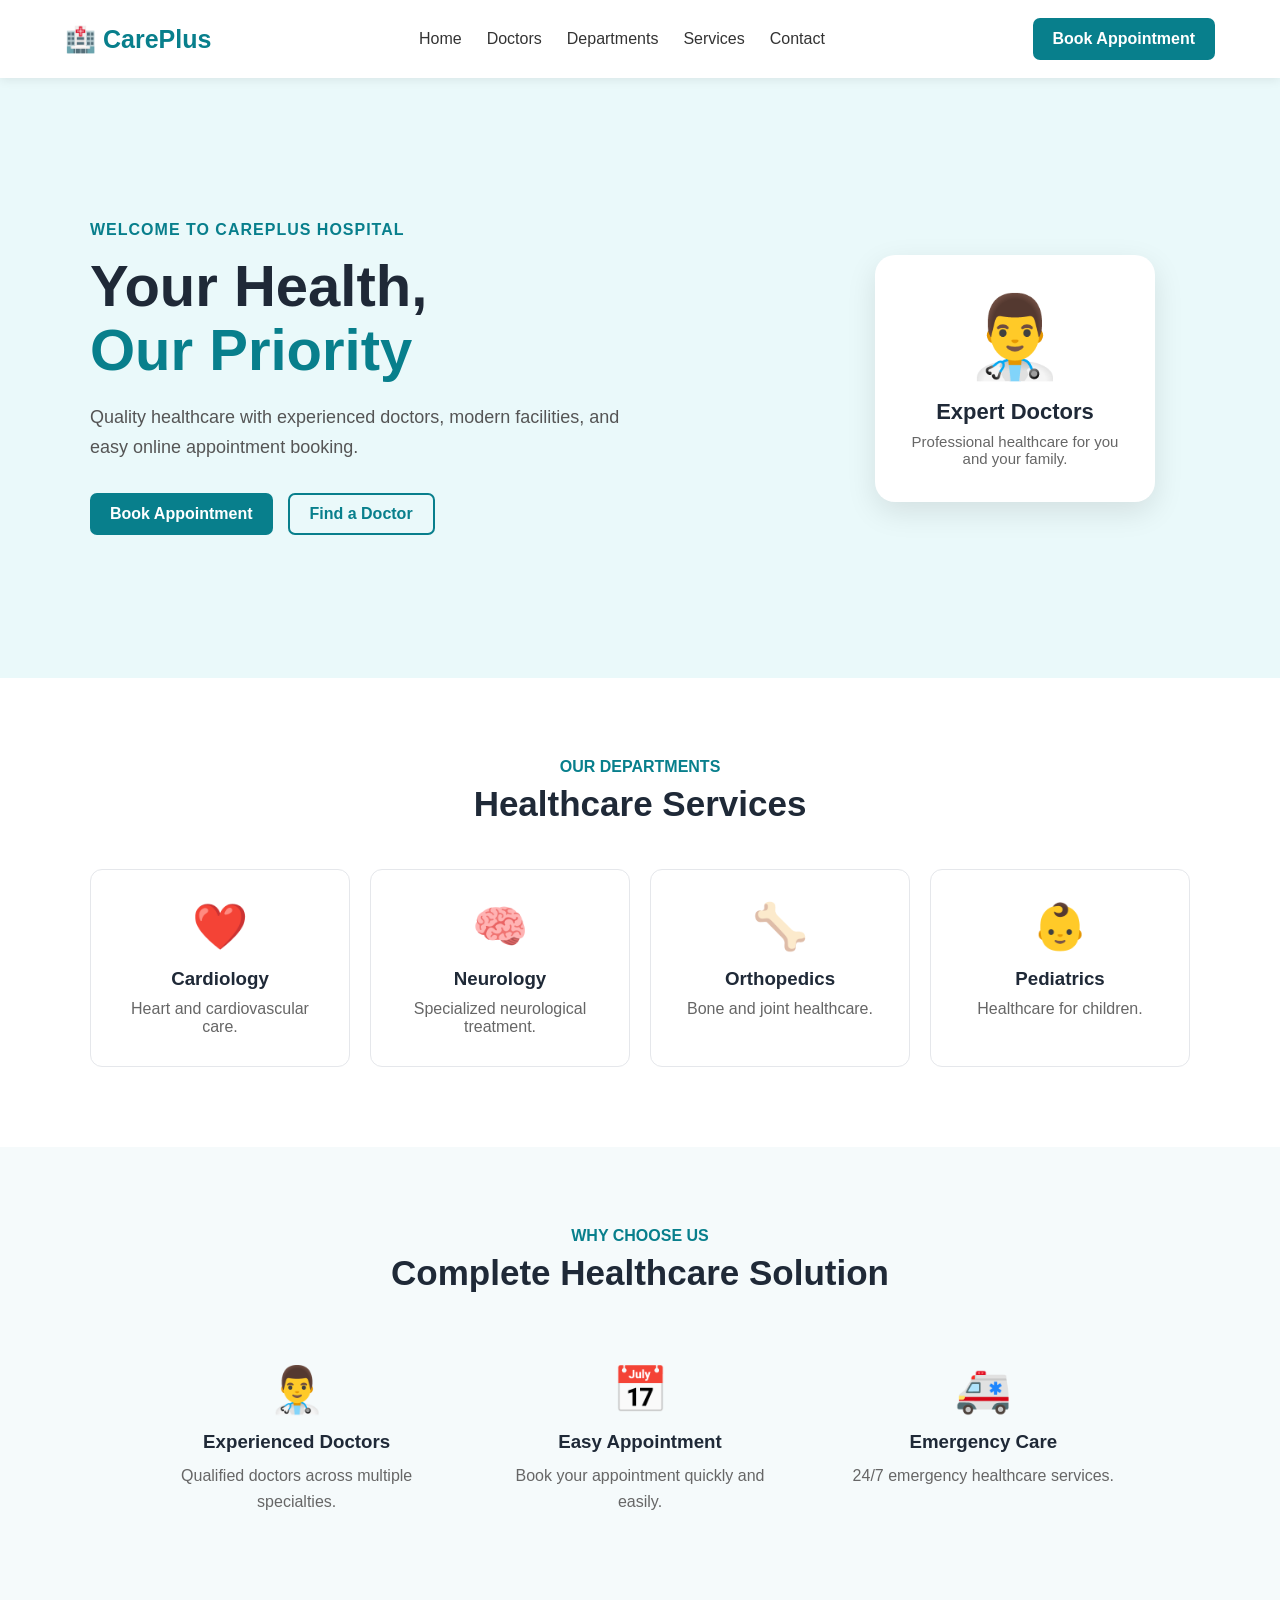
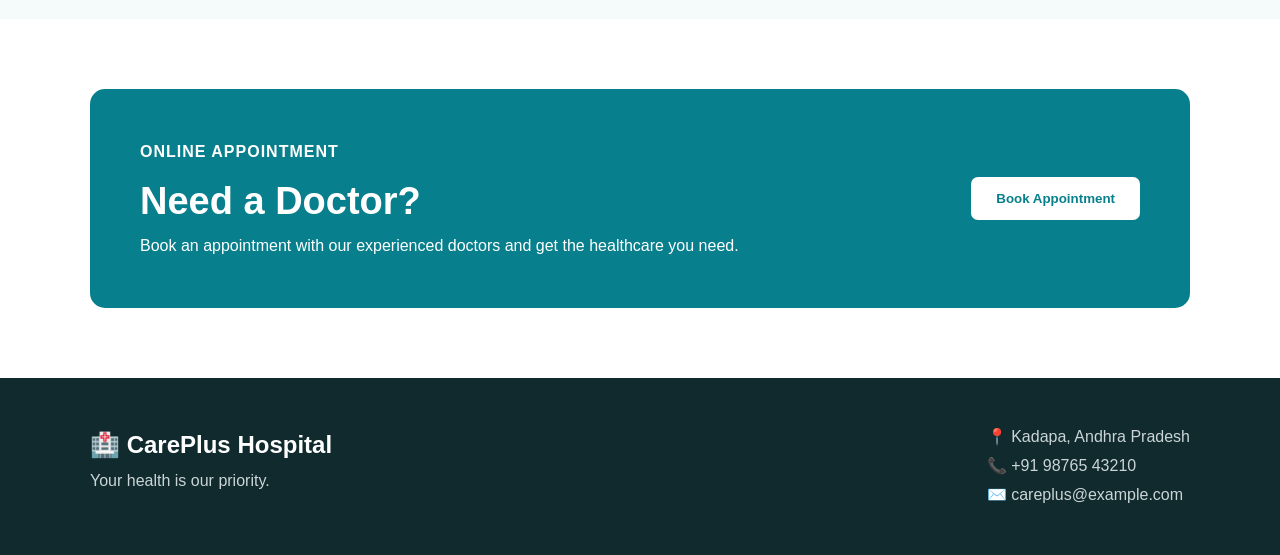
<file: index.html>
<!DOCTYPE html>
<html lang="en">
<head>
    <meta charset="UTF-8">
    <meta name="viewport" content="width=device-width, initial-scale=1.0">

    <title>CarePlus Hospital</title>

    <link rel="stylesheet" href="style.css">
</head>

<body>

    <!-- Navigation Bar -->
    <header>
        <nav class="navbar">

            <div class="logo">
                🏥 CarePlus
            </div>

            <ul class="nav-links">
                <li><a href="#home">Home</a></li>
                <li><a href="#doctors">Doctors</a></li>
                <li><a href="#departments">Departments</a></li>
                <li><a href="#services">Services</a></li>
                <li><a href="#contact">Contact</a></li>
            </ul>

            <a href="#appointment" class="appointment-btn">
                Book Appointment
            </a>

        </nav>
    </header>


    <!-- Hero Section -->
    <section class="hero" id="home">

        <div class="hero-content">

            <p class="welcome">WELCOME TO CAREPLUS HOSPITAL</p>

            <h1>
                Your Health,<br>
                <span>Our Priority</span>
            </h1>

            <p class="hero-text">
                Quality healthcare with experienced doctors,
                modern facilities, and easy online appointment booking.
            </p>

            <div class="hero-buttons">
                <a href="#appointment" class="primary-btn">
                    Book Appointment
                </a>

                <a href="#doctors" class="secondary-btn">
                    Find a Doctor
                </a>
            </div>

        </div>

        <div class="hero-image">
            <div class="doctor-card">
                👨‍⚕️
                <h3>Expert Doctors</h3>
                <p>Professional healthcare for you and your family.</p>
            </div>
        </div>

    </section>


    <!-- Departments -->
    <section class="section" id="departments">

        <div class="section-title">
            <p>OUR DEPARTMENTS</p>
            <h2>Healthcare Services</h2>
        </div>

        <div class="department-container">

            <div class="department-card">
                <div class="icon">❤️</div>
                <h3>Cardiology</h3>
                <p>Heart and cardiovascular care.</p>
            </div>

            <div class="department-card">
                <div class="icon">🧠</div>
                <h3>Neurology</h3>
                <p>Specialized neurological treatment.</p>
            </div>

            <div class="department-card">
                <div class="icon">🦴</div>
                <h3>Orthopedics</h3>
                <p>Bone and joint healthcare.</p>
            </div>

            <div class="department-card">
                <div class="icon">👶</div>
                <h3>Pediatrics</h3>
                <p>Healthcare for children.</p>
            </div>

        </div>

    </section>


    <!-- Why Choose Us -->
    <section class="why-us" id="services">

        <div class="section-title">
            <p>WHY CHOOSE US</p>
            <h2>Complete Healthcare Solution</h2>
        </div>

        <div class="features">

            <div class="feature">
                <span>👨‍⚕️</span>
                <h3>Experienced Doctors</h3>
                <p>Qualified doctors across multiple specialties.</p>
            </div>

            <div class="feature">
                <span>📅</span>
                <h3>Easy Appointment</h3>
                <p>Book your appointment quickly and easily.</p>
            </div>

            <div class="feature">
                <span>🚑</span>
                <h3>Emergency Care</h3>
                <p>24/7 emergency healthcare services.</p>
            </div>

        </div>

    </section>


    <!-- Appointment Section -->
    <section class="appointment-section" id="appointment">

        <div>
            <p class="welcome">ONLINE APPOINTMENT</p>

            <h2>
                Need a Doctor?
            </h2>

            <p>
                Book an appointment with our experienced doctors
                and get the healthcare you need.
            </p>
        </div>

        <button onclick="bookAppointment()">
            Book Appointment
        </button>

    </section>


    <!-- Contact -->
    <footer id="contact">

        <div>
            <h2>🏥 CarePlus Hospital</h2>
            <p>Your health is our priority.</p>
        </div>

        <div>
            <p>📍 Kadapa, Andhra Pradesh</p>
            <p>📞 +91 98765 43210</p>
            <p>✉️ careplus@example.com</p>
        </div>

    </footer>


    <script src="script.js"></script>

</body>
</html>
</file>
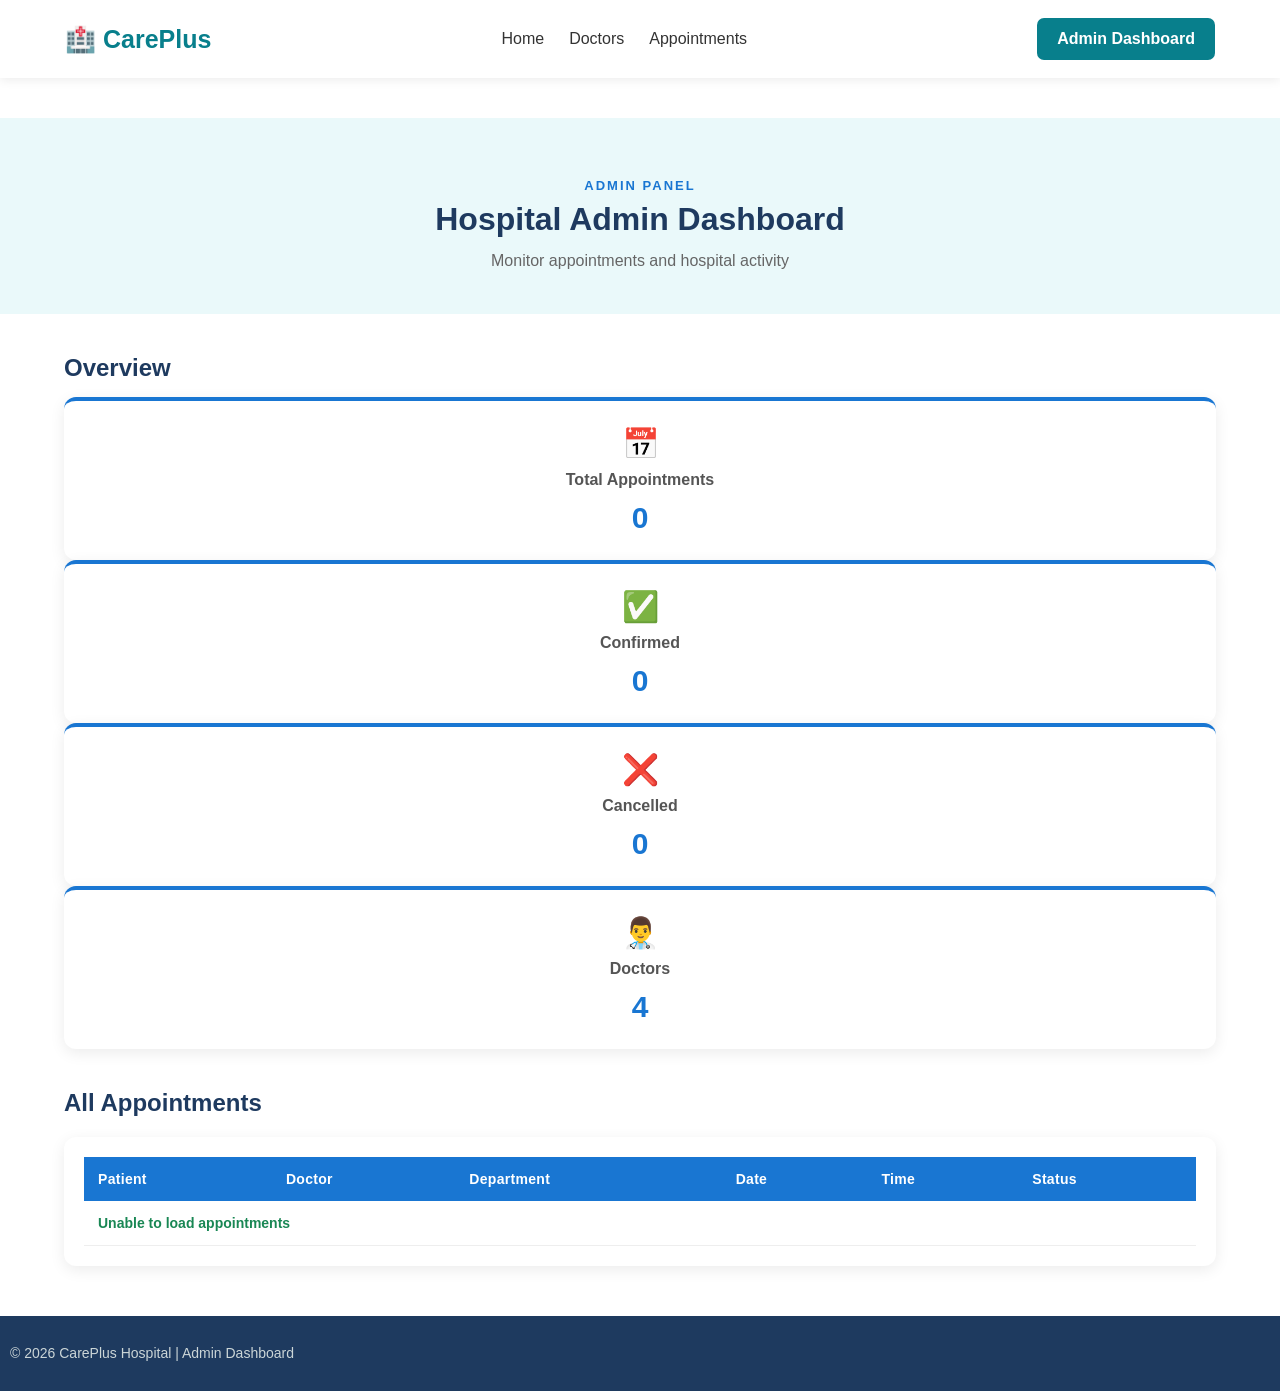
<file: admin.html>
<!DOCTYPE html>
<html lang="en">

<head>
    <meta charset="UTF-8">
    <meta name="viewport" content="width=device-width, initial-scale=1.0">

    <title>Admin Dashboard - CarePlus Hospital</title>

    <link rel="stylesheet" href="style.css">
</head>

<body>

    <!-- Navigation -->
    <header>
        <nav class="navbar">

            <div class="logo">
                🏥 CarePlus
            </div>

            <ul class="nav-links">
                <li><a href="index.html">Home</a></li>
                <li><a href="doctors.html">Doctors</a></li>
                <li><a href="appointments.html">Appointments</a></li>
            </ul>

            <a href="admin.html" class="appointment-btn">
                Admin Dashboard
            </a>

        </nav>
    </header>


    <!-- Dashboard Header -->
    <section class="appointment-header">

        <p>ADMIN PANEL</p>

        <h1>Hospital Admin Dashboard</h1>

        <p>
            Monitor appointments and hospital activity
        </p>

    </section>


    <!-- Dashboard Content -->
    <section class="admin-container">

        <h2>Overview</h2>

        <div class="dashboard-cards">

            <div class="dashboard-card">
                <div class="admin-card">
    <div class="card-icon">📅</div>
    <h3>Total Appointments</h3>
    <p id="totalAppointments">0</p>
</div>

<div class="admin-card">
    <div class="card-icon">✅</div>
    <h3>Confirmed</h3>
    <p id="confirmedAppointments">0</p>
</div>

<div class="admin-card">
    <div class="card-icon">❌</div>
    <h3>Cancelled</h3>
    <p id="cancelledAppointments">0</p>
</div>

<div class="admin-card">
    <div class="card-icon">👨‍⚕️</div>
    <h3>Doctors</h3>
    <p>4</p>
</div>
        </div>

    </section>
    <!-- Appointment Table -->
<section class="admin-container">

    <h2>All Appointments</h2>

    <div class="appointment-table-container">

        <table class="appointment-table">

            <thead>
                <tr>
                    <th>Patient</th>
                    <th>Doctor</th>
                    <th>Department</th>
                    <th>Date</th>
                    <th>Time</th>
                    <th>Status</th>
                </tr>
            </thead>

            <tbody id="adminAppointments">

                <tr>
                    <td colspan="6">
                        Loading appointments...
                    </td>
                </tr>

            </tbody>

        </table>

    </div>

</section>
<footer class="admin-footer">
    <p>© 2026 CarePlus Hospital | Admin Dashboard</p>
</footer>


    <script src="script.js"></script>

</body>

</html>
</file>
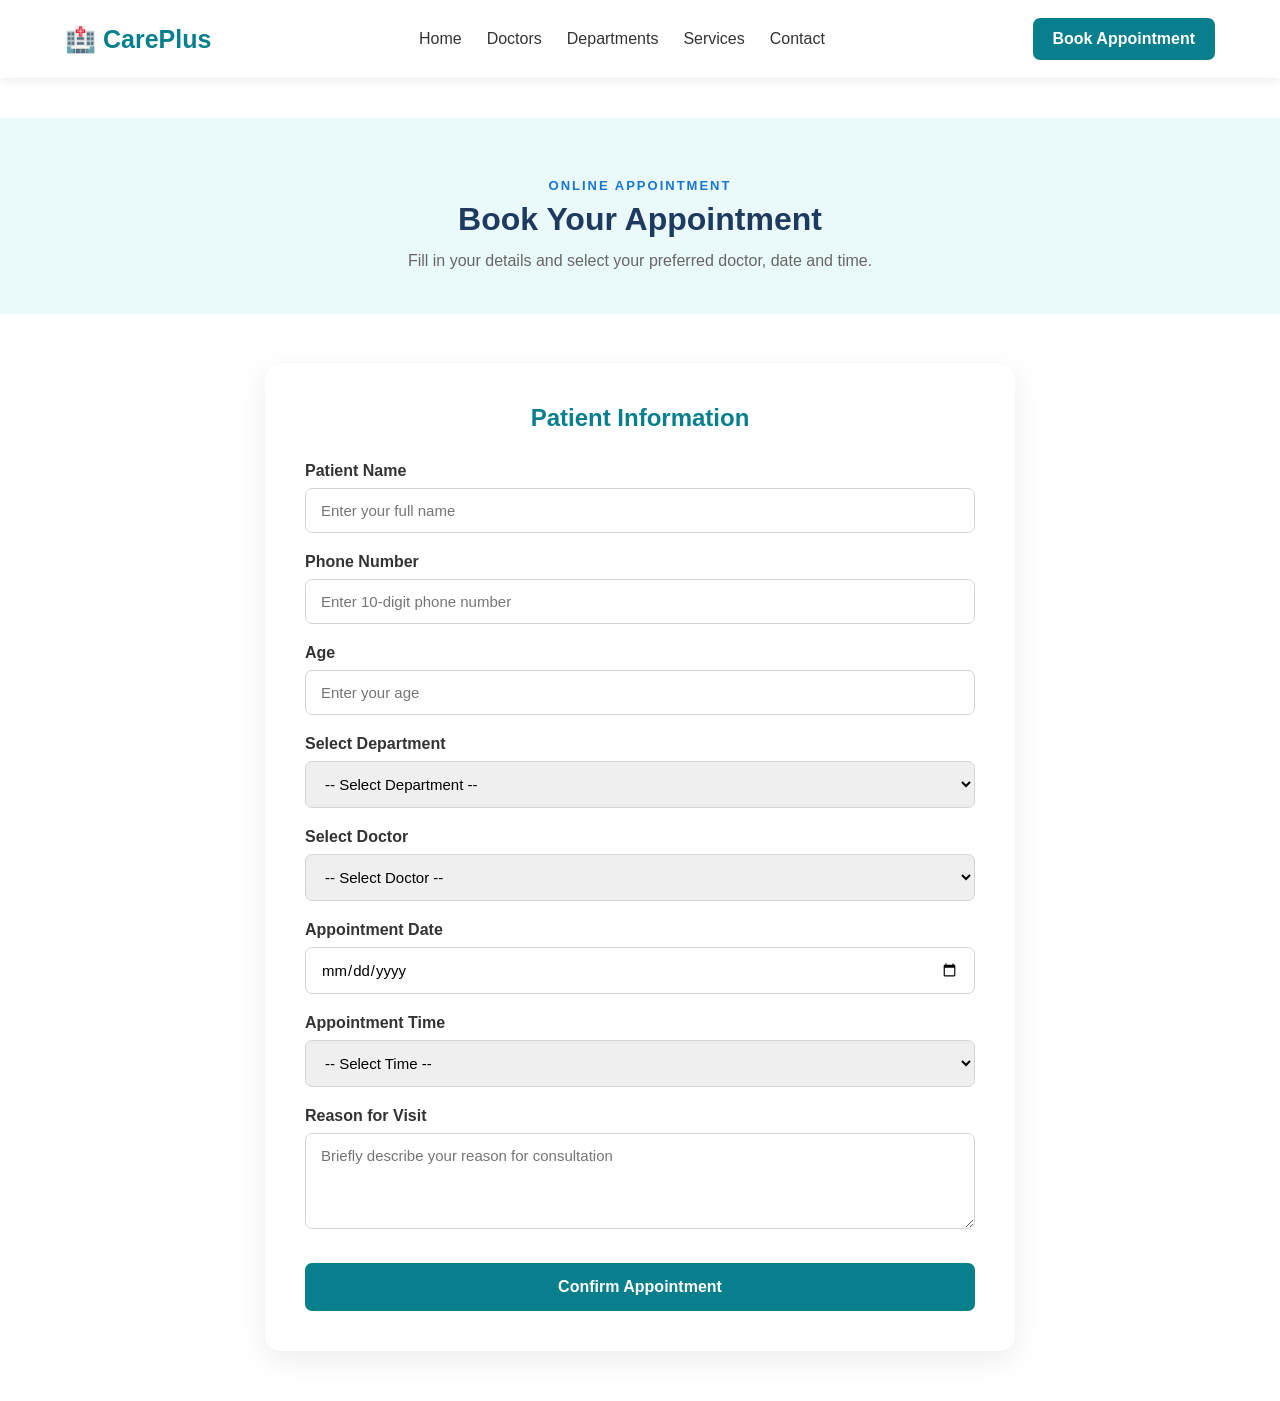
<file: appointment.html>
<!DOCTYPE html>
<html lang="en">

<head>
    <meta charset="UTF-8">
    <meta name="viewport" content="width=device-width, initial-scale=1.0">

    <title>Book Appointment - CarePlus Hospital</title>

    <link rel="stylesheet" href="style.css">
</head>

<body>

    <!-- Navigation -->
    <header>
        <nav class="navbar">

            <div class="logo">
                🏥 CarePlus
            </div>

            <ul class="nav-links">
                <li><a href="index.html">Home</a></li>
                <li><a href="doctors.html">Doctors</a></li>
                <li><a href="index.html#departments">Departments</a></li>
                <li><a href="index.html#services">Services</a></li>
                <li><a href="index.html#contact">Contact</a></li>
            </ul>

            <a href="appointment.html" class="appointment-btn">
                Book Appointment
            </a>

        </nav>
    </header>


    <!-- Appointment Header -->
    <section class="appointment-header">

        <p>ONLINE APPOINTMENT</p>

        <h1>Book Your Appointment</h1>

        <p>
            Fill in your details and select your preferred doctor,
            date and time.
        </p>

    </section>


    <!-- Appointment Form -->
    <section class="appointment-container">

        <form id="appointmentForm">

            <h2>Patient Information</h2>

            <!-- Patient Name -->
            <div class="form-group">

                <label for="patientName">
                    Patient Name
                </label>

                <input
                    type="text"
                    id="patientName"
                    placeholder="Enter your full name"
                    required
                >

            </div>


            <!-- Phone -->
            <div class="form-group">

                <label for="phone">
                    Phone Number
                </label>

                <input
                    type="tel"
                    id="phone"
                    placeholder="Enter 10-digit phone number"
                    maxlength="10"
                    required
                >

            </div>


            <!-- Age -->
            <div class="form-group">

                <label for="age">
                    Age
                </label>

                <input
                    type="number"
                    id="age"
                    placeholder="Enter your age"
                    min="1"
                    max="120"
                    required
                >

            </div>


            <!-- Department -->
            <div class="form-group">

                <label for="department">
                    Select Department
                </label>

                <select id="department" required>

                    <option value="">
                        -- Select Department --
                    </option>

                    <option value="Cardiology">
                        Cardiology
                    </option>

                    <option value="Neurology">
                        Neurology
                    </option>

                    <option value="Orthopedics">
                        Orthopedics
                    </option>

                    <option value="Pediatrics">
                        Pediatrics
                    </option>

                </select>

            </div>


            <!-- Doctor -->
            <div class="form-group">

                <label for="doctor">
                    Select Doctor
                </label>

                <select id="doctor" required>

                    <option value="">
                        -- Select Doctor --
                    </option>

                    <option value="Dr. Rajesh Kumar">
                        Dr. Rajesh Kumar - Cardiologist
                    </option>

                    <option value="Dr. Priya Sharma">
                        Dr. Priya Sharma - Neurologist
                    </option>

                    <option value="Dr. Arjun Reddy">
                        Dr. Arjun Reddy - Orthopedic Doctor
                    </option>

                    <option value="Dr. Sneha Reddy">
                        Dr. Sneha Reddy - Pediatrician
                    </option>

                </select>

            </div>


            <!-- Date -->
            <div class="form-group">

                <label for="appointmentDate">
                    Appointment Date
                </label>

                <input
                    type="date"
                    id="appointmentDate"
                    required
                >

            </div>


            <!-- Time -->
            <div class="form-group">

                <label for="appointmentTime">
                    Appointment Time
                </label>

                <select id="appointmentTime" required>

                    <option value="">
                        -- Select Time --
                    </option>

                    <option value="10:00 AM">
                        10:00 AM
                    </option>

                    <option value="11:00 AM">
                        11:00 AM
                    </option>

                    <option value="12:00 PM">
                        12:00 PM
                    </option>

                    <option value="2:00 PM">
                        2:00 PM
                    </option>

                    <option value="3:00 PM">
                        3:00 PM
                    </option>

                    <option value="4:00 PM">
                        4:00 PM
                    </option>

                </select>

            </div>


            <!-- Reason -->
            <div class="form-group">

                <label for="reason">
                    Reason for Visit
                </label>

                <textarea
                    id="reason"
                    rows="4"
                    placeholder="Briefly describe your reason for consultation"
                ></textarea>

            </div>


            <!-- Submit -->
            <button
                type="submit"
                class="confirm-button"
            >
                Confirm Appointment
            </button>

        </form>

    </section>


    <!-- Confirmation Popup -->
    <div
        id="confirmation"
        class="confirmation-box"
        style="display: none;"
    >

        <div class="confirmation-content">

            <div class="success-icon">
                ✓
            </div>

            <h2>
                Appointment Confirmed!
            </h2>

            <p id="confirmationMessage"></p>

            <div class="confirmation-buttons">

                <button onclick="viewAppointments()">
                    View My Appointments
                </button>

                <button
                    onclick="closeConfirmation()"
                    class="close-button"
                >
                    Book Another
                </button>

            </div>

        </div>

    </div>


    <!-- JavaScript -->
    <script src="script.js"></script>

</body>

</html>
</file>
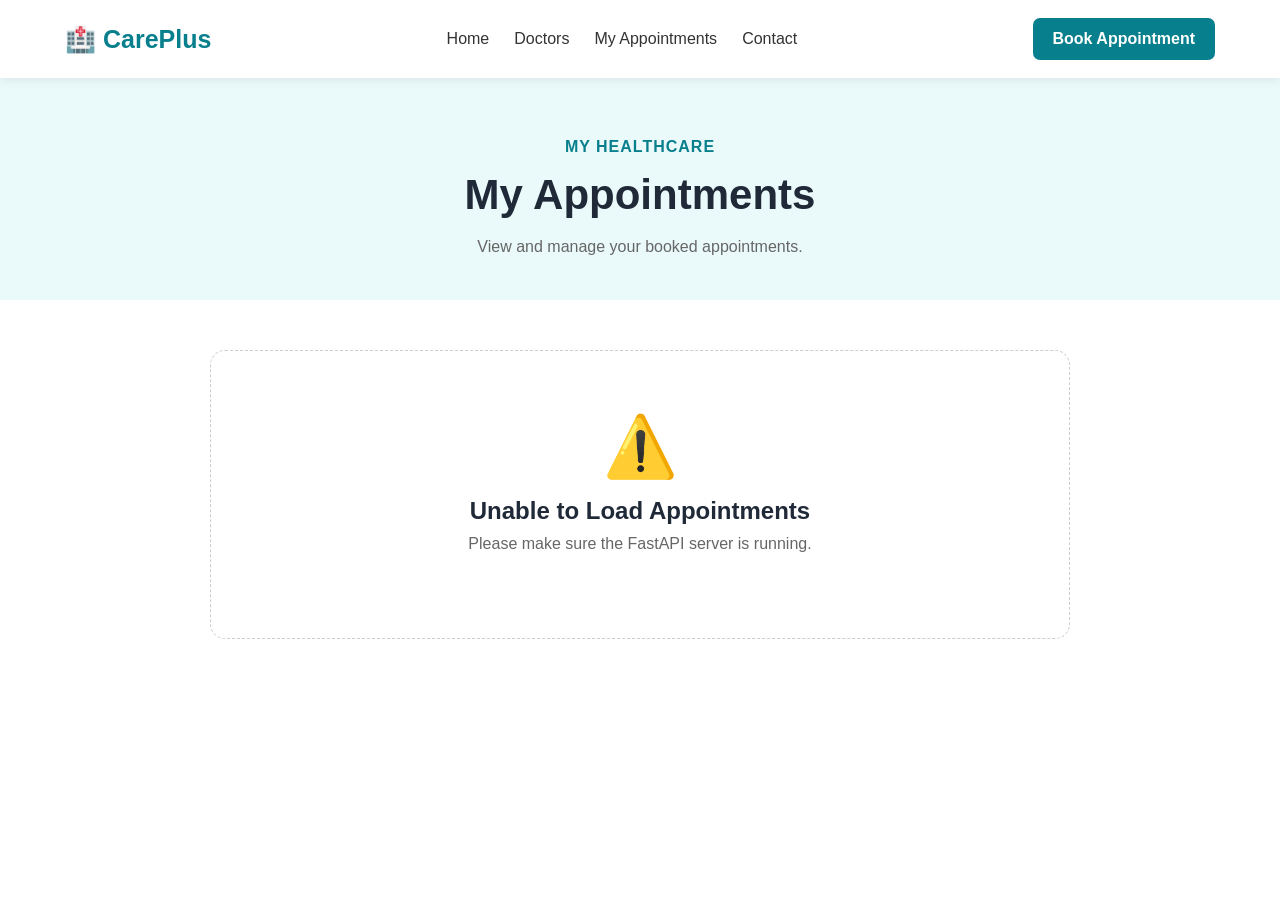
<file: appointments.html>
<!DOCTYPE html>
<html lang="en">

<head>
    <meta charset="UTF-8">
    <meta name="viewport" content="width=device-width, initial-scale=1.0">

    <title>My Appointments - CarePlus Hospital</title>

    <link rel="stylesheet" href="style.css">
</head>

<body>

    <!-- Navigation -->
    <header>
        <nav class="navbar">

            <div class="logo">
                🏥 CarePlus
            </div>

            <ul class="nav-links">
                <li>
                    <a href="index.html">Home</a>
                </li>

                <li>
                    <a href="doctors.html">Doctors</a>
                </li>

                <li>
                    <a href="appointments.html">My Appointments</a>
                </li>

                <li>
                    <a href="index.html#contact">Contact</a>
                </li>
            </ul>

            <a href="appointment.html" class="appointment-btn">
                Book Appointment
            </a>

        </nav>
    </header>


    <!-- Page Header -->
    <section class="appointments-header">

        <p>MY HEALTHCARE</p>

        <h1>My Appointments</h1>

        <p>
            View and manage your booked appointments.
        </p>

    </section>


    <!-- Appointments -->
    <section class="my-appointments">

        <div id="appointmentsList">

            <!-- Appointments will be loaded here by JavaScript -->

        </div>

    </section>


    <!-- JavaScript -->
    <script src="script.js"></script>

</body>

</html>
</file>
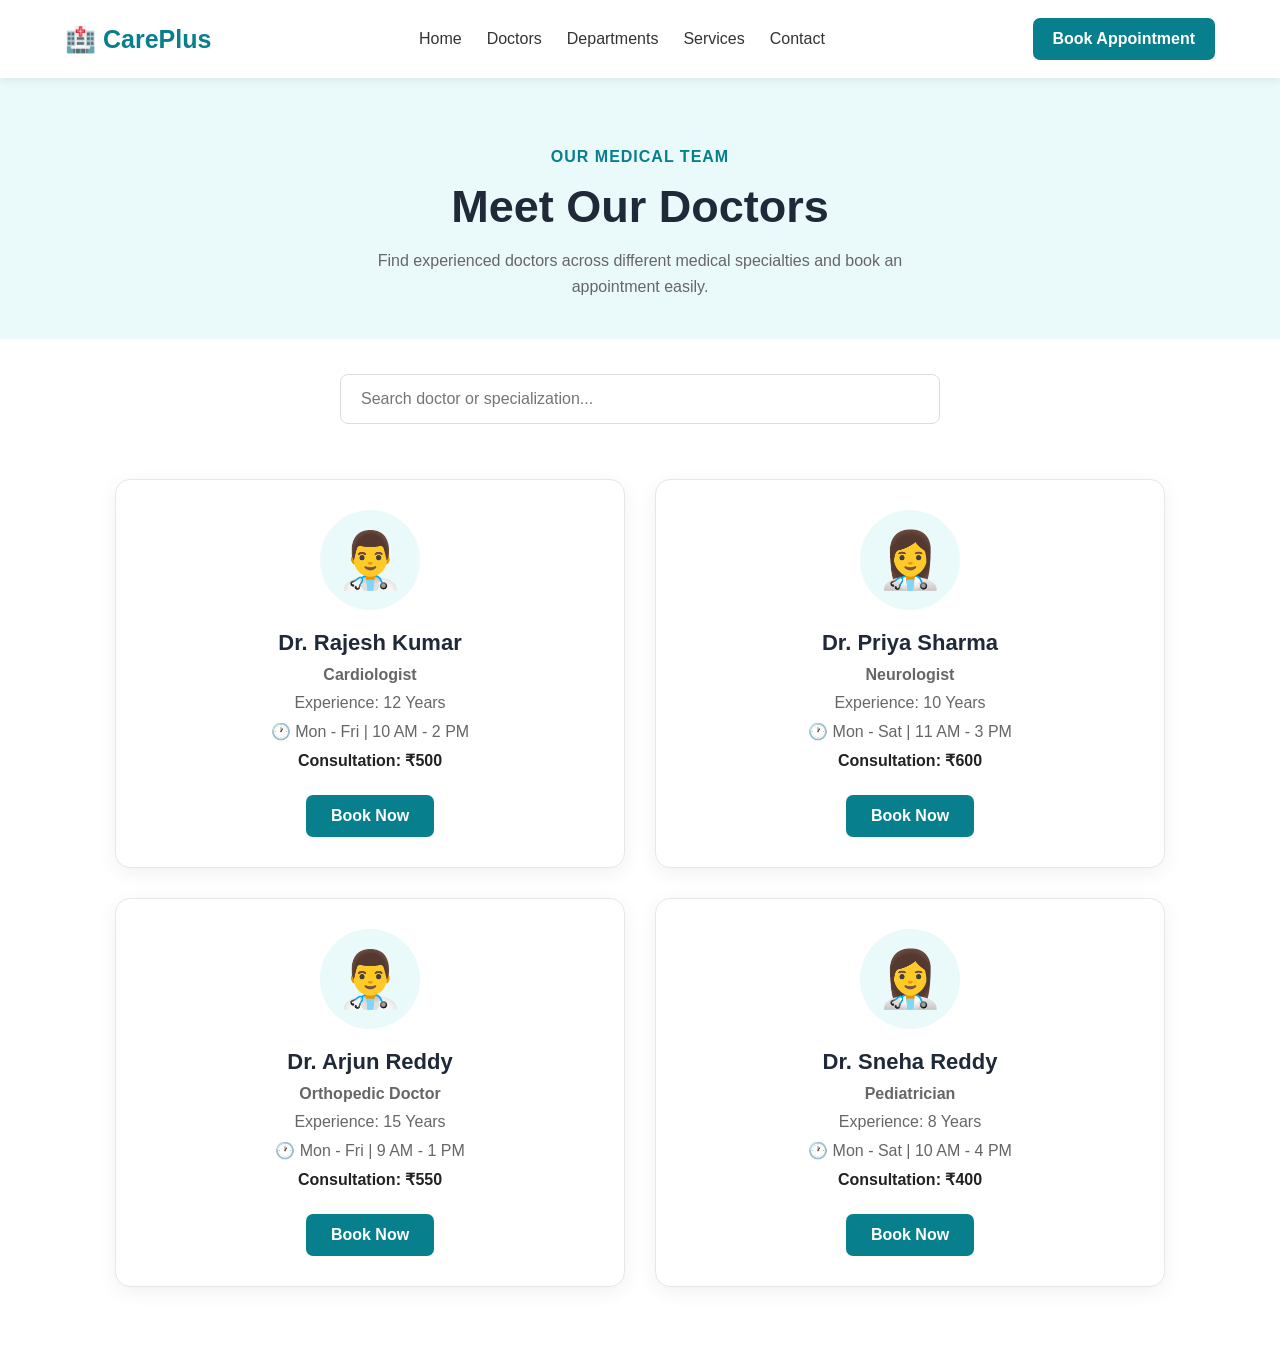
<file: doctors.html>
<!DOCTYPE html>
<html lang="en">

<head>
    <meta charset="UTF-8">
    <meta name="viewport" content="width=device-width, initial-scale=1.0">

    <title>Our Doctors - CarePlus Hospital</title>

    <link rel="stylesheet" href="style.css">
</head>

<body>

    <!-- Navigation -->
    <header>
        <nav class="navbar">

            <div class="logo">
                🏥 CarePlus
            </div>

            <ul class="nav-links">
                <li><a href="index.html">Home</a></li>
                <li><a href="doctors.html">Doctors</a></li>
                <li><a href="index.html#departments">Departments</a></li>
                <li><a href="index.html#services">Services</a></li>
                <li><a href="index.html#contact">Contact</a></li>
            </ul>

            <a href="appointment.html" class="appointment-btn">
                Book Appointment
            </a>

        </nav>
    </header>


    <!-- Doctors Header -->
    <section class="doctors-header">

        <p>OUR MEDICAL TEAM</p>

        <h1>Meet Our Doctors</h1>

        <p class="header-description">
            Find experienced doctors across different medical specialties
            and book an appointment easily.
        </p>

    </section>


    <!-- Search -->
    <section class="doctor-search">

        <input
            type="text"
            id="doctorSearch"
            placeholder="Search doctor or specialization..."
            onkeyup="searchDoctors()"
        >

    </section>


    <!-- Doctors -->
    <section class="doctors-container" id="doctorsList">

        <!-- Doctor 1 -->
        <div class="doctor-profile">

            <div class="doctor-avatar">
                👨‍⚕️
            </div>

            <h2>Dr. Rajesh Kumar</h2>

            <p class="specialization">
                Cardiologist
            </p>

            <p>
                Experience: 12 Years
            </p>

            <p>
                🕐 Mon - Fri | 10 AM - 2 PM
            </p>

            <p class="fee">
                Consultation: ₹500
            </p>

            <a href="appointment.html" class="doctor-button">
                Book Now
            </a>

        </div>


        <!-- Doctor 2 -->
        <div class="doctor-profile">

            <div class="doctor-avatar">
                👩‍⚕️
            </div>

            <h2>Dr. Priya Sharma</h2>

            <p class="specialization">
                Neurologist
            </p>

            <p>
                Experience: 10 Years
            </p>

            <p>
                🕐 Mon - Sat | 11 AM - 3 PM
            </p>

            <p class="fee">
                Consultation: ₹600
            </p>

            <a href="appointment.html" class="doctor-button">
                Book Now
            </a>

        </div>


        <!-- Doctor 3 -->
        <div class="doctor-profile">

            <div class="doctor-avatar">
                👨‍⚕️
            </div>

            <h2>Dr. Arjun Reddy</h2>

            <p class="specialization">
                Orthopedic Doctor
            </p>

            <p>
                Experience: 15 Years
            </p>

            <p>
                🕐 Mon - Fri | 9 AM - 1 PM
            </p>

            <p class="fee">
                Consultation: ₹550
            </p>

            <a href="appointment.html" class="doctor-button">
                Book Now
            </a>

        </div>


        <!-- Doctor 4 -->
        <div class="doctor-profile">

            <div class="doctor-avatar">
                👩‍⚕️
            </div>

            <h2>Dr. Sneha Reddy</h2>

            <p class="specialization">
                Pediatrician
            </p>

            <p>
                Experience: 8 Years
            </p>

            <p>
                🕐 Mon - Sat | 10 AM - 4 PM
            </p>

            <p class="fee">
                Consultation: ₹400
            </p>

            <a href="appointment.html" class="doctor-button">
                Book Now
            </a>

        </div>

    </section>


    <script src="script.js"></script>

</body>
</html>
</file>
<file: style.css>
* {
    margin: 0;
    padding: 0;
    box-sizing: border-box;
}

html {
    scroll-behavior: smooth;
}

body {
    font-family: Arial, sans-serif;
    color: #1f2937;
    background: #ffffff;
}


/* Navigation */

header {
    background: white;
    box-shadow: 0 2px 10px rgba(0,0,0,0.08);
    position: sticky;
    top: 0;
    z-index: 1000;
}

.navbar {
    max-width: 1200px;
    margin: auto;
    padding: 18px 25px;

    display: flex;
    align-items: center;
    justify-content: space-between;
}

.logo {
    font-size: 25px;
    font-weight: bold;
    color: #087f8c;
}

.nav-links {
    display: flex;
    list-style: none;
    gap: 25px;
}

.nav-links a {
    text-decoration: none;
    color: #333;
    font-weight: 500;
}

.nav-links a:hover {
    color: #087f8c;
}

.appointment-btn,
.primary-btn {
    background: #087f8c;
    color: white;
    padding: 12px 20px;
    border-radius: 7px;
    text-decoration: none;
    font-weight: bold;
}

.appointment-btn:hover,
.primary-btn:hover {
    background: #05636d;
}


/* Hero */

.hero {
    min-height: 600px;
    background: #eaf9fa;

    display: flex;
    align-items: center;
    justify-content: space-between;

    padding: 70px max(25px, calc((100% - 1100px) / 2));
}

.hero-content {
    max-width: 560px;
}

.welcome {
    color: #087f8c;
    font-weight: bold;
    letter-spacing: 1px;
    margin-bottom: 15px;
}

.hero h1 {
    font-size: 58px;
    line-height: 1.1;
    margin-bottom: 20px;
}

.hero h1 span {
    color: #087f8c;
}

.hero-text {
    font-size: 18px;
    line-height: 1.7;
    color: #555;
    margin-bottom: 30px;
}

.hero-buttons {
    display: flex;
    gap: 15px;
}

.secondary-btn {
    border: 2px solid #087f8c;
    color: #087f8c;
    padding: 10px 20px;
    border-radius: 7px;
    text-decoration: none;
    font-weight: bold;
}

.secondary-btn:hover {
    background: #087f8c;
    color: white;
}


/* Doctor Card */

.hero-image {
    width: 350px;
    height: 350px;

    display: flex;
    align-items: center;
    justify-content: center;
}

.doctor-card {
    background: white;
    width: 280px;
    padding: 35px;
    text-align: center;

    border-radius: 20px;

    box-shadow: 0 10px 30px rgba(0,0,0,0.1);

    font-size: 80px;
}

.doctor-card h3 {
    font-size: 22px;
    margin: 15px 0 8px;
}

.doctor-card p {
    font-size: 15px;
    color: #666;
}


/* Sections */

.section {
    padding: 80px 25px;
}

.section-title {
    text-align: center;
    margin-bottom: 45px;
}

.section-title p {
    color: #087f8c;
    font-weight: bold;
    margin-bottom: 8px;
}

.section-title h2 {
    font-size: 35px;
}


/* Departments */

.department-container {
    max-width: 1100px;
    margin: auto;

    display: grid;
    grid-template-columns: repeat(4, 1fr);
    gap: 20px;
}

.department-card {
    padding: 30px;
    text-align: center;

    border: 1px solid #e5e7eb;
    border-radius: 12px;

    transition: 0.3s;
}

.department-card:hover {
    transform: translateY(-7px);
    box-shadow: 0 10px 25px rgba(0,0,0,0.1);
}

.icon {
    font-size: 45px;
    margin-bottom: 15px;
}

.department-card h3 {
    margin-bottom: 10px;
}

.department-card p {
    color: #666;
}


/* Why Us */

.why-us {
    background: #f5fafb;
    padding: 80px 25px;
}

.features {
    max-width: 1000px;
    margin: auto;

    display: grid;
    grid-template-columns: repeat(3, 1fr);
    gap: 30px;
}

.feature {
    text-align: center;
    padding: 25px;
}

.feature span {
    font-size: 45px;
}

.feature h3 {
    margin: 15px 0 10px;
}

.feature p {
    color: #666;
    line-height: 1.6;
}


/* Appointment */

.appointment-section {
    max-width: 1100px;
    margin: 70px auto;

    padding: 50px;

    background: #087f8c;
    color: white;

    border-radius: 15px;

    display: flex;
    align-items: center;
    justify-content: space-between;
}

.appointment-section .welcome {
    color: white;
}

.appointment-section h2 {
    font-size: 38px;
    margin-bottom: 10px;
}

.appointment-section p {
    line-height: 1.6;
}

.appointment-section button {
    background: white;
    color: #087f8c;

    border: none;
    padding: 14px 25px;

    border-radius: 7px;

    font-weight: bold;
    cursor: pointer;
}

.appointment-section button:hover {
    background: #eee;
}


/* Footer */

footer {
    background: #102a2d;
    color: white;

    padding: 45px max(25px, calc((100% - 1100px) / 2));

    display: flex;
    justify-content: space-between;

    line-height: 1.8;
}

footer p {
    color: #cbd5d7;
}


/* Responsive */

@media (max-width: 800px) {

    .nav-links {
        display: none;
    }

    .hero {
        flex-direction: column;
        text-align: center;
    }

    .hero h1 {
        font-size: 42px;
    }

    .hero-buttons {
        justify-content: center;
    }

    .department-container {
        grid-template-columns: repeat(2, 1fr);
    }

    .features {
        grid-template-columns: 1fr;
    }

    .appointment-section {
        margin: 40px 20px;
        flex-direction: column;
        gap: 25px;
        text-align: center;
    }

    footer {
        flex-direction: column;
        gap: 20px;
    }
}
/* Doctors Page */

.doctors-header {
    text-align: center;
    padding: 70px 20px 40px;
    background: #eaf9fa;
}

.doctors-header > p:first-child {
    color: #087f8c;
    font-weight: bold;
    letter-spacing: 1px;
}

.doctors-header h1 {
    font-size: 45px;
    margin: 15px 0;
}

.header-description {
    color: #666;
    max-width: 600px;
    margin: auto;
    line-height: 1.6;
}


/* Search */

.doctor-search {
    text-align: center;
    padding: 35px 20px;
}

.doctor-search input {
    width: 90%;
    max-width: 600px;

    padding: 15px 20px;

    border: 1px solid #ddd;
    border-radius: 8px;

    font-size: 16px;

    outline: none;
}

.doctor-search input:focus {
    border-color: #087f8c;
}


/* Doctor Cards */

.doctors-container {
    max-width: 1100px;
    margin: auto;

    padding: 20px 25px 80px;

    display: grid;
    grid-template-columns: repeat(2, 1fr);

    gap: 30px;
}

.doctor-profile {
    background: white;

    border: 1px solid #e5e7eb;
    border-radius: 15px;

    padding: 30px;

    text-align: center;

    box-shadow: 0 5px 20px rgba(0,0,0,0.06);

    transition: 0.3s;
}

.doctor-profile:hover {
    transform: translateY(-7px);

    box-shadow: 0 12px 30px rgba(0,0,0,0.12);
}

.doctor-avatar {
    width: 100px;
    height: 100px;

    margin: auto;
    margin-bottom: 20px;

    border-radius: 50%;

    background: #eaf9fa;

    display: flex;
    align-items: center;
    justify-content: center;

    font-size: 55px;
}

.doctor-profile h2 {
    font-size: 22px;
    margin-bottom: 8px;
}

.specialization {
    color: #087f8c;
    font-weight: bold;
    margin-bottom: 15px;
}

.doctor-profile p {
    color: #666;
    margin: 10px 0;
}

.doctor-profile .fee {
    color: #222;
    font-weight: bold;
}

.doctor-button {
    display: inline-block;

    margin-top: 15px;

    background: #087f8c;
    color: white;

    padding: 12px 25px;

    border-radius: 7px;

    text-decoration: none;

    font-weight: bold;
}

.doctor-button:hover {
    background: #05636d;
}


/* Mobile */

@media (max-width: 700px) {

    .doctors-container {
        grid-template-columns: 1fr;
    }

    .doctors-header h1 {
        font-size: 35px;
    }

}
/* Appointment Page */

.appointment-header {
    text-align: center;

    padding: 60px 20px 40px;

    background: #eaf9fa;
}

.appointment-header p:first-child {
    color: #087f8c;

    font-weight: bold;

    letter-spacing: 1px;
}

.appointment-header h1 {
    font-size: 42px;

    margin: 15px 0;
}

.appointment-header p:last-child {
    color: #666;

    line-height: 1.6;
}


/* Appointment Form */

.appointment-container {
    max-width: 750px;

    margin: 50px auto;

    padding: 40px;

    background: white;

    border-radius: 15px;

    box-shadow: 0 8px 30px rgba(0,0,0,0.08);
}

.appointment-container h2 {
    text-align: center;

    margin-bottom: 30px;

    color: #087f8c;
}


/* Form */

.form-group {
    margin-bottom: 20px;
}

.form-group label {
    display: block;

    margin-bottom: 8px;

    font-weight: bold;

    color: #333;
}

.form-group input,
.form-group select,
.form-group textarea {

    width: 100%;

    padding: 13px 15px;

    border: 1px solid #d5d5d5;

    border-radius: 7px;

    font-size: 15px;

    font-family: Arial, sans-serif;

    outline: none;
}

.form-group input:focus,
.form-group select:focus,
.form-group textarea:focus {

    border-color: #087f8c;

    box-shadow: 0 0 0 2px rgba(8,127,140,0.1);
}

.form-group textarea {
    resize: vertical;
}


/* Confirm Button */

.confirm-button {

    width: 100%;

    padding: 15px;

    border: none;

    border-radius: 7px;

    background: #087f8c;

    color: white;

    font-size: 16px;

    font-weight: bold;

    cursor: pointer;

    margin-top: 10px;
}

.confirm-button:hover {
    background: #05636d;
}


/* Confirmation Popup */

.confirmation-box {

    display: none;

    position: fixed;

    top: 0;
    left: 0;

    width: 100%;
    height: 100%;

    background: rgba(0,0,0,0.5);

    align-items: center;
    justify-content: center;

    z-index: 2000;
}

.confirmation-content {

    background: white;

    width: 90%;
    max-width: 450px;

    padding: 40px;

    border-radius: 15px;

    text-align: center;
}

.success-icon {

    width: 70px;
    height: 70px;

    margin: auto;

    background: #087f8c;

    color: white;

    border-radius: 50%;

    display: flex;

    align-items: center;
    justify-content: center;

    font-size: 40px;
}

.confirmation-content h2 {

    margin: 20px 0 10px;

    color: #087f8c;
}

.confirmation-content p {

    color: #555;

    line-height: 1.6;

    margin-bottom: 20px;
}

.confirmation-content button {

    padding: 10px 25px;

    background: #087f8c;

    color: white;

    border: none;

    border-radius: 7px;

    cursor: pointer;
}


/* Mobile */

@media (max-width: 700px) {

    .appointment-container {

        margin: 30px 15px;

        padding: 25px;
    }

    .appointment-header h1 {

        font-size: 32px;
    }

}
/* My Appointments Page */

.appointments-header {

    text-align: center;

    padding: 60px 20px 40px;

    background: #eaf9fa;
}

.appointments-header p:first-child {

    color: #087f8c;

    font-weight: bold;

    letter-spacing: 1px;
}

.appointments-header h1 {

    font-size: 42px;

    margin: 15px 0;
}

.appointments-header p:last-child {

    color: #666;

    line-height: 1.6;
}


/* Appointment List */

.my-appointments {

    max-width: 900px;

    margin: 50px auto;

    padding: 0 20px 70px;
}


/* Appointment Card */

.appointment-card {

    background: white;

    border: 1px solid #e5e7eb;

    border-radius: 15px;

    padding: 30px;

    margin-bottom: 25px;

    box-shadow: 0 5px 20px rgba(0,0,0,0.07);
}


.appointment-card-header {

    display: flex;

    justify-content: space-between;

    align-items: center;

    border-bottom: 1px solid #eee;

    padding-bottom: 20px;

    margin-bottom: 20px;
}


.appointment-card-header h2 {

    margin-top: 12px;

    font-size: 23px;
}


.department {

    color: #087f8c !important;

    font-weight: bold;
}


.status {

    background: #e6f7ee;

    color: #15803d;

    padding: 6px 12px;

    border-radius: 20px;

    font-size: 13px;

    font-weight: bold;
}


.appointment-icon {

    font-size: 50px;
}


/* Appointment Details */

.appointment-details {

    display: grid;

    grid-template-columns: repeat(2, 1fr);

    gap: 20px;

    margin-bottom: 20px;
}


.appointment-details strong {

    color: #333;
}


.appointment-details p {

    color: #666;

    margin-top: 7px;
}


/* Reason */

.appointment-reason {

    background: #f5fafb;

    padding: 15px;

    border-radius: 8px;

    margin-bottom: 20px;
}


.appointment-reason p {

    margin-top: 7px;

    color: #666;
}


/* Cancel */

.cancel-button {

    background: #dc2626;

    color: white;

    border: none;

    padding: 11px 18px;

    border-radius: 7px;

    cursor: pointer;

    font-weight: bold;
}


.cancel-button:hover {

    background: #b91c1c;
}


/* Empty */

.no-appointments {

    text-align: center;

    padding: 60px 20px;

    border: 1px dashed #ccc;

    border-radius: 15px;
}


.empty-icon {

    font-size: 60px;

    margin-bottom: 15px;
}


.no-appointments h2 {

    margin-bottom: 10px;
}


.no-appointments p {

    color: #666;

    margin-bottom: 25px;
}


.no-appointments a {

    display: inline-block;

    background: #087f8c;

    color: white;

    text-decoration: none;

    padding: 12px 20px;

    border-radius: 7px;

    font-weight: bold;
}


/* Confirmation Buttons */

.confirmation-buttons {

    display: flex;

    justify-content: center;

    gap: 10px;

    flex-wrap: wrap;
}


.confirmation-buttons button {

    padding: 10px 18px;

    background: #087f8c;

    color: white;

    border: none;

    border-radius: 7px;

    cursor: pointer;

    font-weight: bold;
}


.confirmation-buttons .close-button {

    background: #777;
}


/* Mobile */

@media (max-width: 700px) {

    .appointment-details {

        grid-template-columns: 1fr;
    }

    .appointment-card-header {

        align-items: flex-start;
    }

    .appointments-header h1 {

        font-size: 32px;
    }

}
/* =====================================
   ADMIN DASHBOARD
===================================== */

.admin-container {
    width: 90%;
    max-width: 1200px;
    margin: 40px auto;
}

.admin-header {
    text-align: center;
    margin-bottom: 35px;
}

.admin-header h1 {
    font-size: 32px;
    margin-bottom: 10px;
    color: #1e3a5f;
}

.admin-header p {
    color: #666;
}

/* Overview Cards */

.admin-cards {
    width: 90%;
    max-width: 1200px;
    margin: 30px auto;
    display: grid;
    grid-template-columns: repeat(4, 1fr);
    gap: 20px;
}

.admin-card {
    background: white;
    padding: 25px;
    border-radius: 12px;
    text-align: center;
    box-shadow: 0 4px 15px rgba(0, 0, 0, 0.08);
    border-top: 4px solid #1976d2;
}

.admin-card h3 {
    margin-bottom: 12px;
    color: #555;
    font-size: 16px;
}

.admin-card p {
    font-size: 30px;
    font-weight: bold;
    color: #1976d2;
    margin: 0;
}

/* Appointment Table */

.appointment-table-container {
    background: white;
    padding: 20px;
    border-radius: 12px;
    box-shadow: 0 4px 15px rgba(0, 0, 0, 0.08);
    overflow-x: auto;
}

.appointment-table {
    width: 100%;
    border-collapse: collapse;
}

.appointment-table th {
    background: #1976d2;
    color: white;
    padding: 14px;
    text-align: left;
}

.appointment-table td {
    padding: 14px;
    border-bottom: 1px solid #eee;
}

.appointment-table tr:hover {
    background: #f5f9ff;
}

/* Status */

.appointment-table td:last-child {
    color: #198754;
    font-weight: bold;
}

/* Mobile */

@media (max-width: 768px) {

    .admin-cards {
        grid-template-columns: repeat(2, 1fr);
    }

}

@media (max-width: 500px) {

    .admin-cards {
        grid-template-columns: 1fr;
    }

}
/* Admin Card Icons */

.card-icon {
    font-size: 30px;
    margin-bottom: 10px;
}
/* Admin Dashboard Header */

.appointment-header {
    text-align: center;
    margin: 40px auto 30px;
}

.appointment-header p:first-child {
    color: #1976d2;
    font-size: 13px;
    font-weight: bold;
    letter-spacing: 2px;
    margin-bottom: 8px;
}

.appointment-header h1 {
    color: #1e3a5f;
    font-size: 32px;
    margin: 0 0 10px;
}

.appointment-header p:last-child {
    color: #666;
    font-size: 16px;
    margin: 0;
}
/* =====================================
   PROFESSIONAL APPOINTMENT TABLE
===================================== */

.appointment-table-container {
    margin-top: 20px;
    border-radius: 12px;
    overflow-x: auto;
}

.admin-container h2 {
    color: #1e3a5f;
    margin-bottom: 15px;
}

.appointment-table th {
    font-size: 14px;
    letter-spacing: 0.3px;
}

.appointment-table td {
    font-size: 14px;
}

.appointment-table tbody tr {
    transition: 0.2s ease;
}

.appointment-table tbody tr:hover {
    transform: scale(1.002);
}
/* Admin Footer */

.admin-footer {
    text-align: center;
    padding: 25px 10px;
    margin-top: 50px;
    background: #1e3a5f;
    color: white;
    font-size: 14px;
}

.admin-footer p {
    margin: 0;
}
</file>
